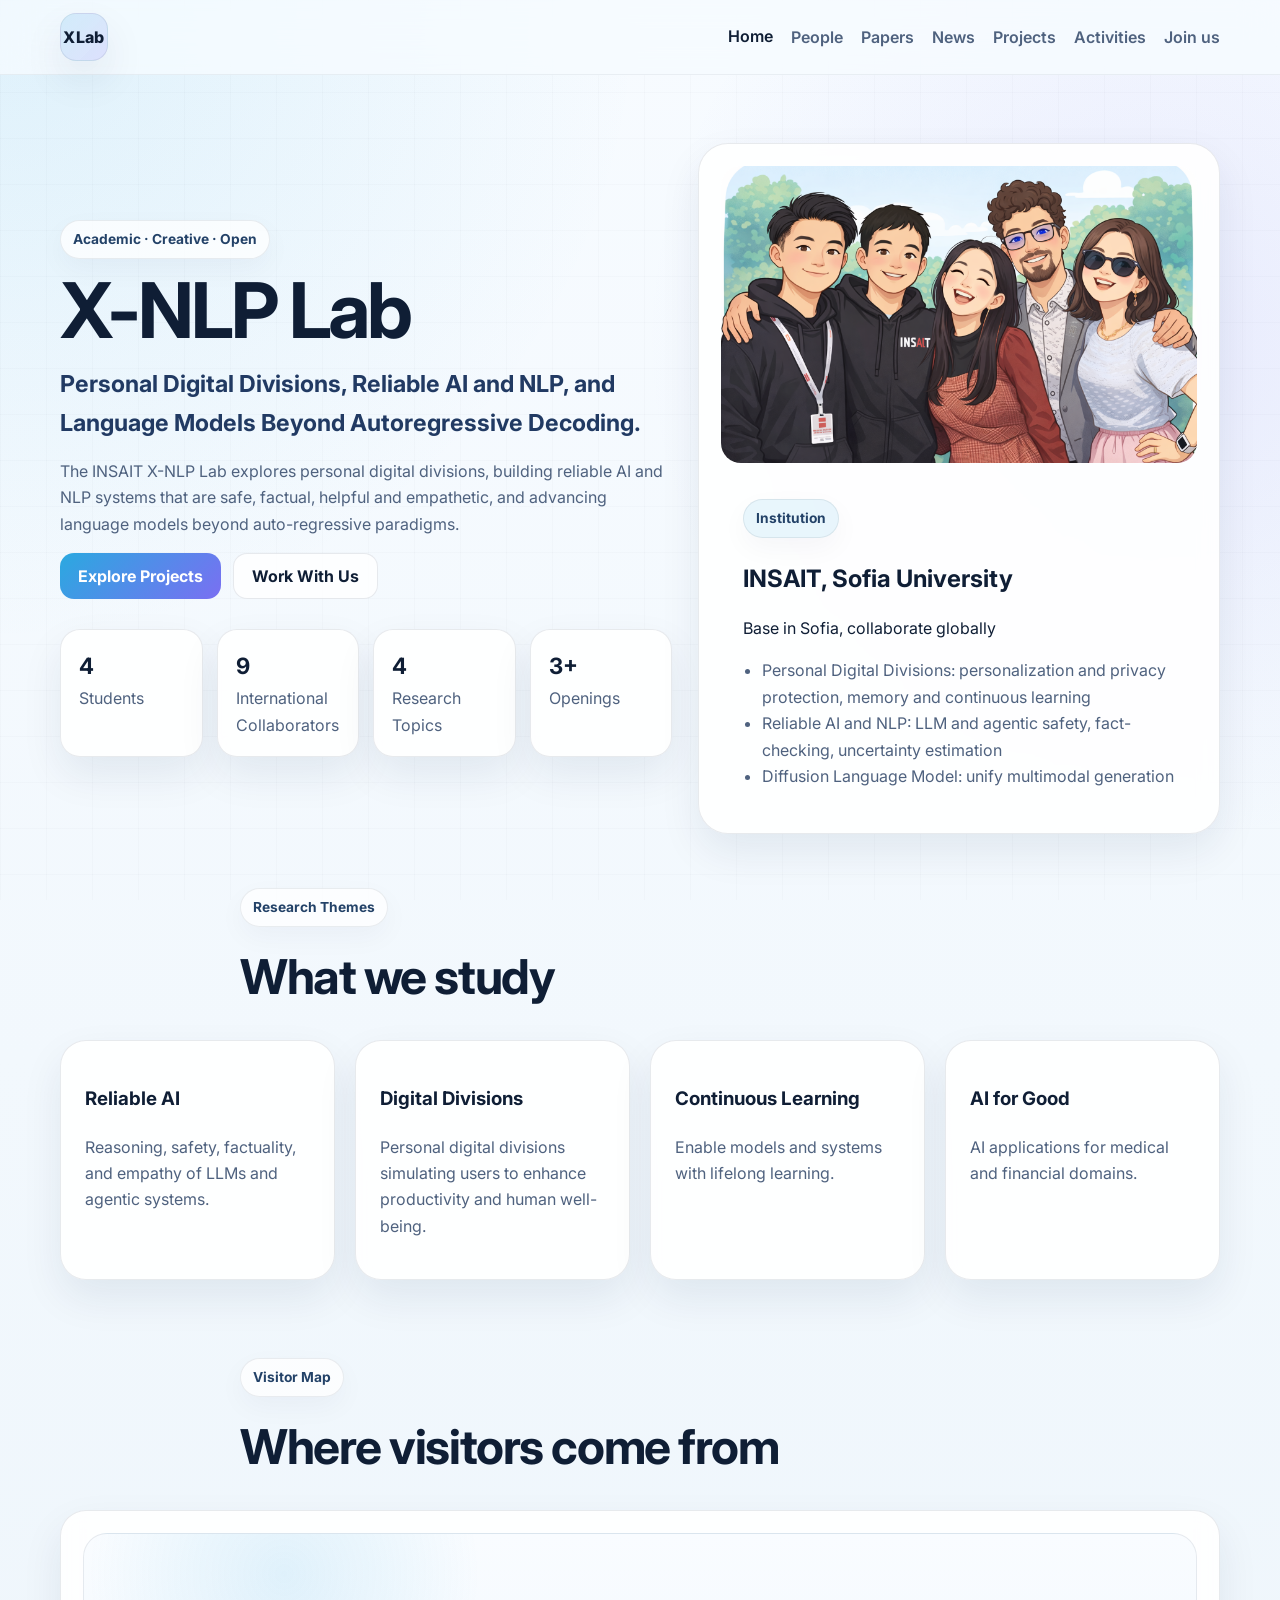
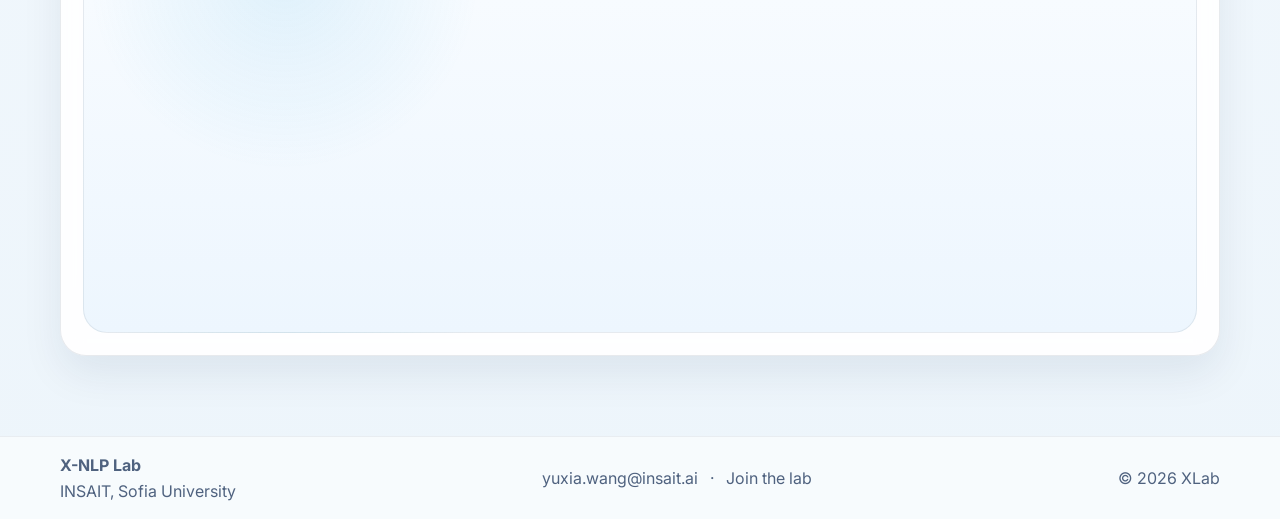
<file: index.html>
<!DOCTYPE html>
<html lang="en">
<head>
  <meta charset="UTF-8" />
  <meta name="viewport" content="width=device-width, initial-scale=1.0" />
  <title>X-NLP Lab</title>
  <meta name="description" content="Academic lab homepage with visitor map, projects, people, and research overview." />
  <link rel="preconnect" href="https://fonts.googleapis.com">
  <link rel="preconnect" href="https://fonts.gstatic.com" crossorigin>
  <link href="https://fonts.googleapis.com/css2?family=Inter:wght@400;500;600;700;800&display=swap" rel="stylesheet">
  <link rel="stylesheet" href="assets/css/styles.css" />
</head>
<body data-page="home">
  <main id="page-root"></main>
  <script src="assets/js/data.js"></script>
  <script src="assets/js/site.js"></script>
</body>
</html>
</file>
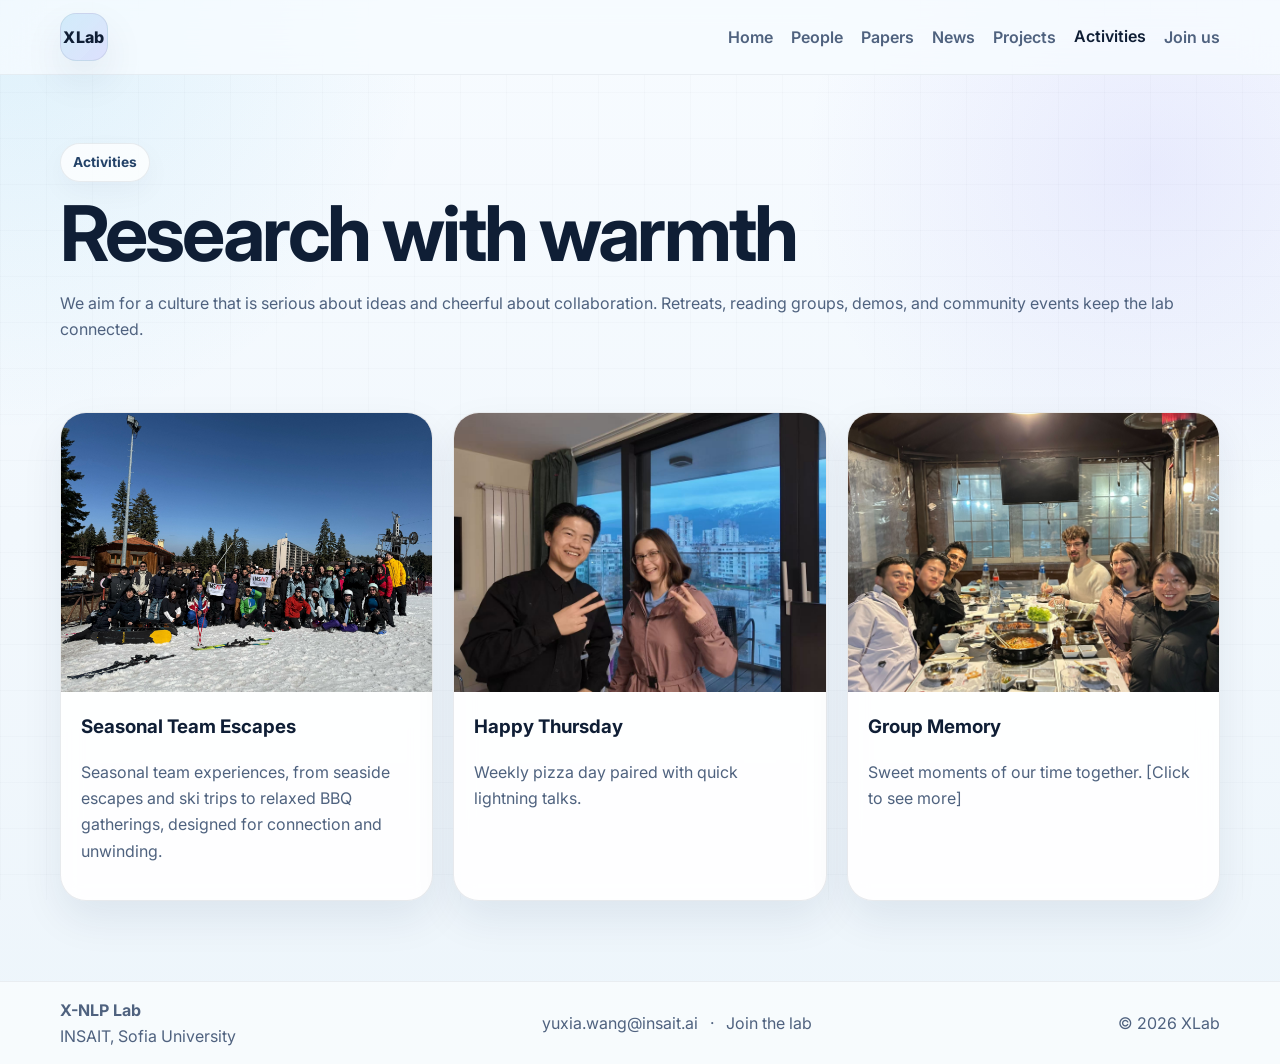
<file: activities.html>
<!DOCTYPE html>
<html lang="en">
<head>
  <meta charset="UTF-8" />
  <meta name="viewport" content="width=device-width, initial-scale=1.0" />
  <title>Activities · X-NLP Lab</title>
  <meta name="description" content="Lab retreats, reading groups, and demos." />
  <link rel="preconnect" href="https://fonts.googleapis.com">
  <link rel="preconnect" href="https://fonts.gstatic.com" crossorigin>
  <link href="https://fonts.googleapis.com/css2?family=Inter:wght@400;500;600;700;800&display=swap" rel="stylesheet">
  <link rel="stylesheet" href="assets/css/styles.css" />
</head>
<body data-page="activities">
  <main id="page-root"></main>
  <script src="assets/js/data.js"></script>
  <script src="assets/js/site.js"></script>
</body>
</html>
</file>
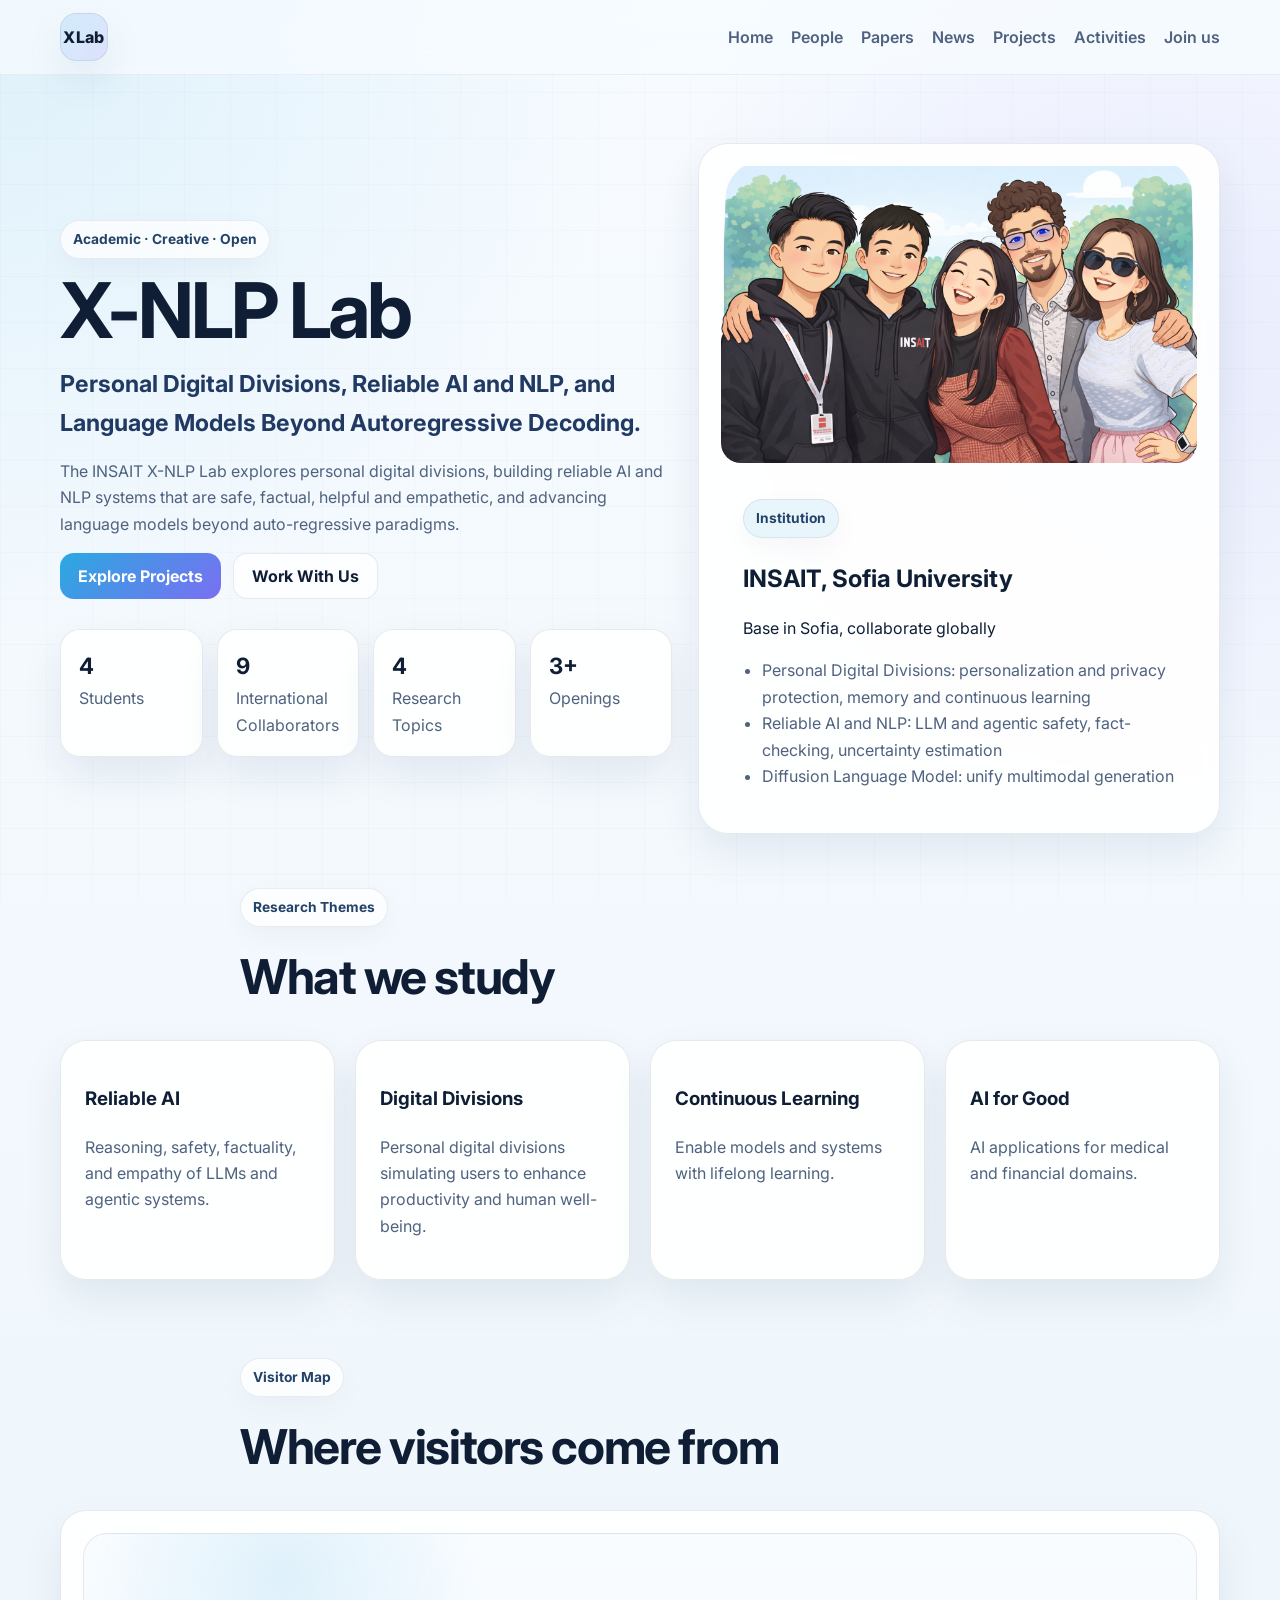
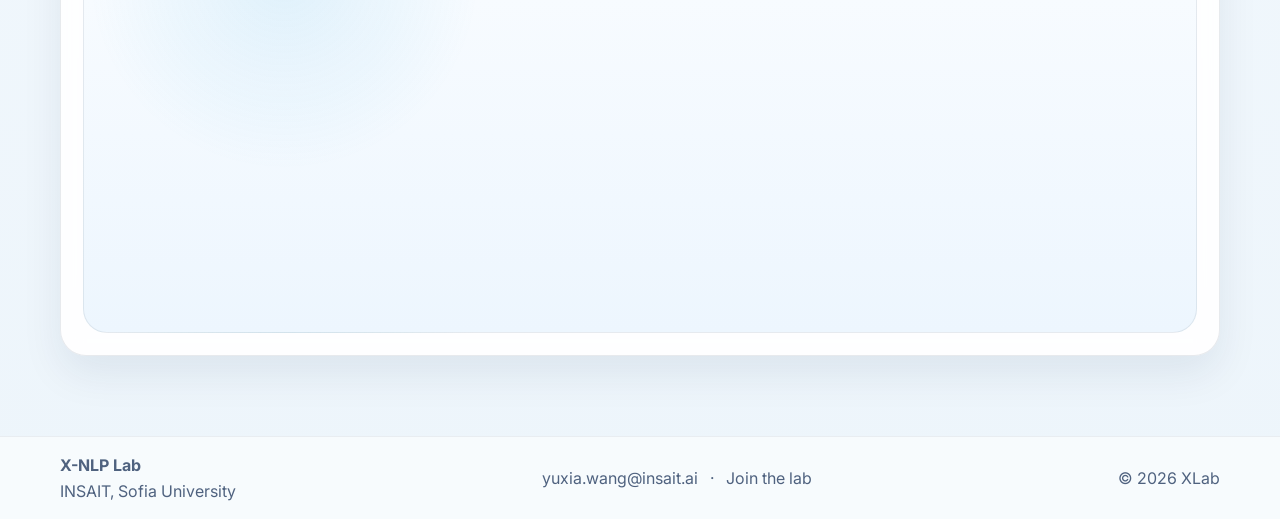
<file: connections.html>
<!DOCTYPE html>
<html lang="en">
<head>
  <meta charset="UTF-8" />
  <meta name="viewport" content="width=device-width, initial-scale=1.0" />
  <title>Connections · X-NLP Lab</title>
  <meta name="description" content="Organizations and collaborators connected to the lab." />
  <link rel="preconnect" href="https://fonts.googleapis.com">
  <link rel="preconnect" href="https://fonts.gstatic.com" crossorigin>
  <link href="https://fonts.googleapis.com/css2?family=Inter:wght@400;500;600;700;800&display=swap" rel="stylesheet">
  <link rel="stylesheet" href="assets/css/styles.css" />
</head>
<body data-page="connections">
  <main id="page-root"></main>
  <script src="assets/js/data.js"></script>
  <script src="assets/js/site.js"></script>
</body>
</html>
</file>
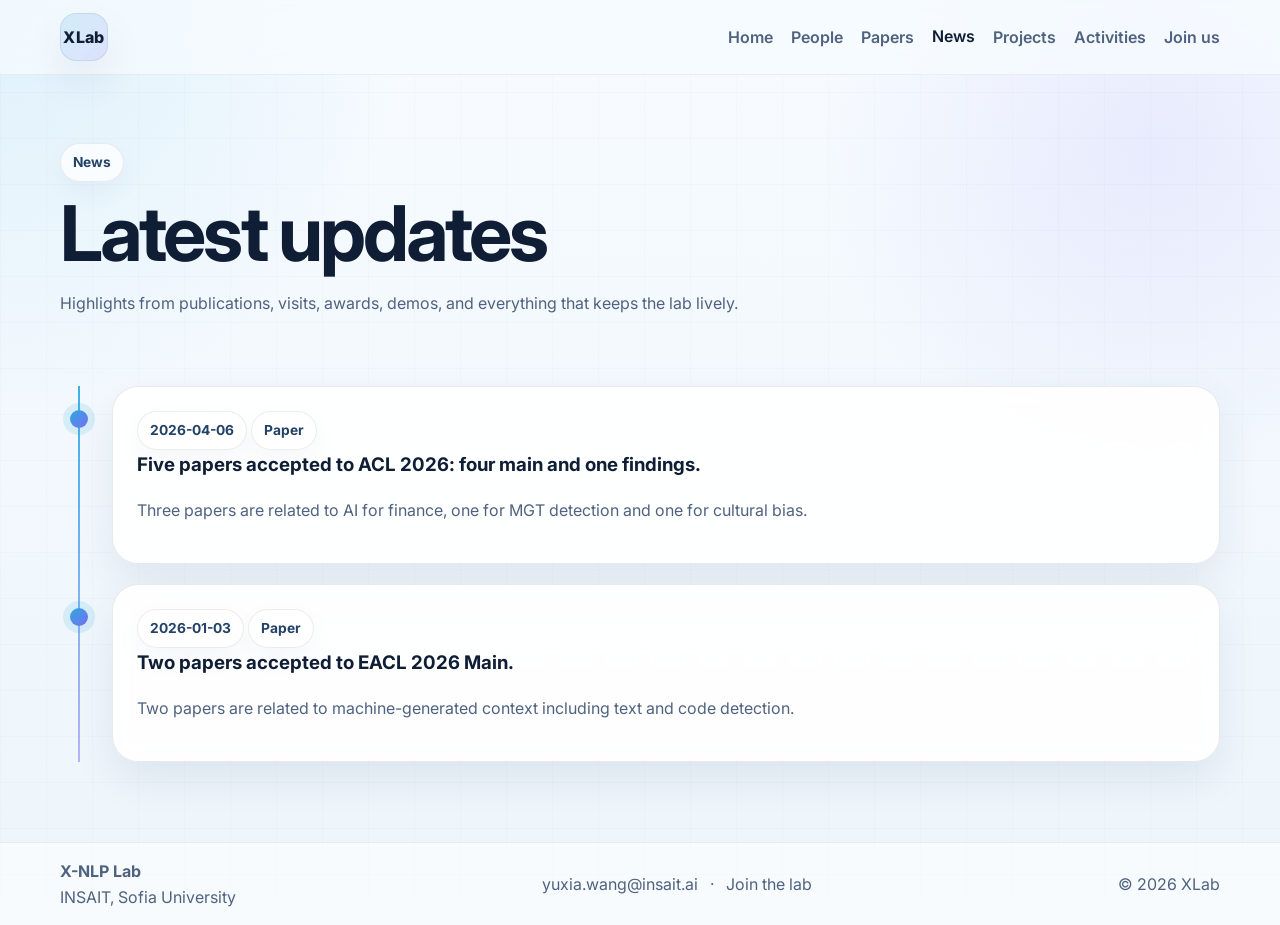
<file: news.html>
<!DOCTYPE html>
<html lang="en">
<head>
  <meta charset="UTF-8" />
  <meta name="viewport" content="width=device-width, initial-scale=1.0" />
  <title>News · X-NLP Lab</title>
  <meta name="description" content="Recent lab news and updates." />
  <link rel="preconnect" href="https://fonts.googleapis.com">
  <link rel="preconnect" href="https://fonts.gstatic.com" crossorigin>
  <link href="https://fonts.googleapis.com/css2?family=Inter:wght@400;500;600;700;800&display=swap" rel="stylesheet">
  <link rel="stylesheet" href="assets/css/styles.css" />
</head>
<body data-page="news">
  <main id="page-root"></main>
  <script src="assets/js/data.js"></script>
  <script src="assets/js/site.js"></script>
</body>
</html>
</file>
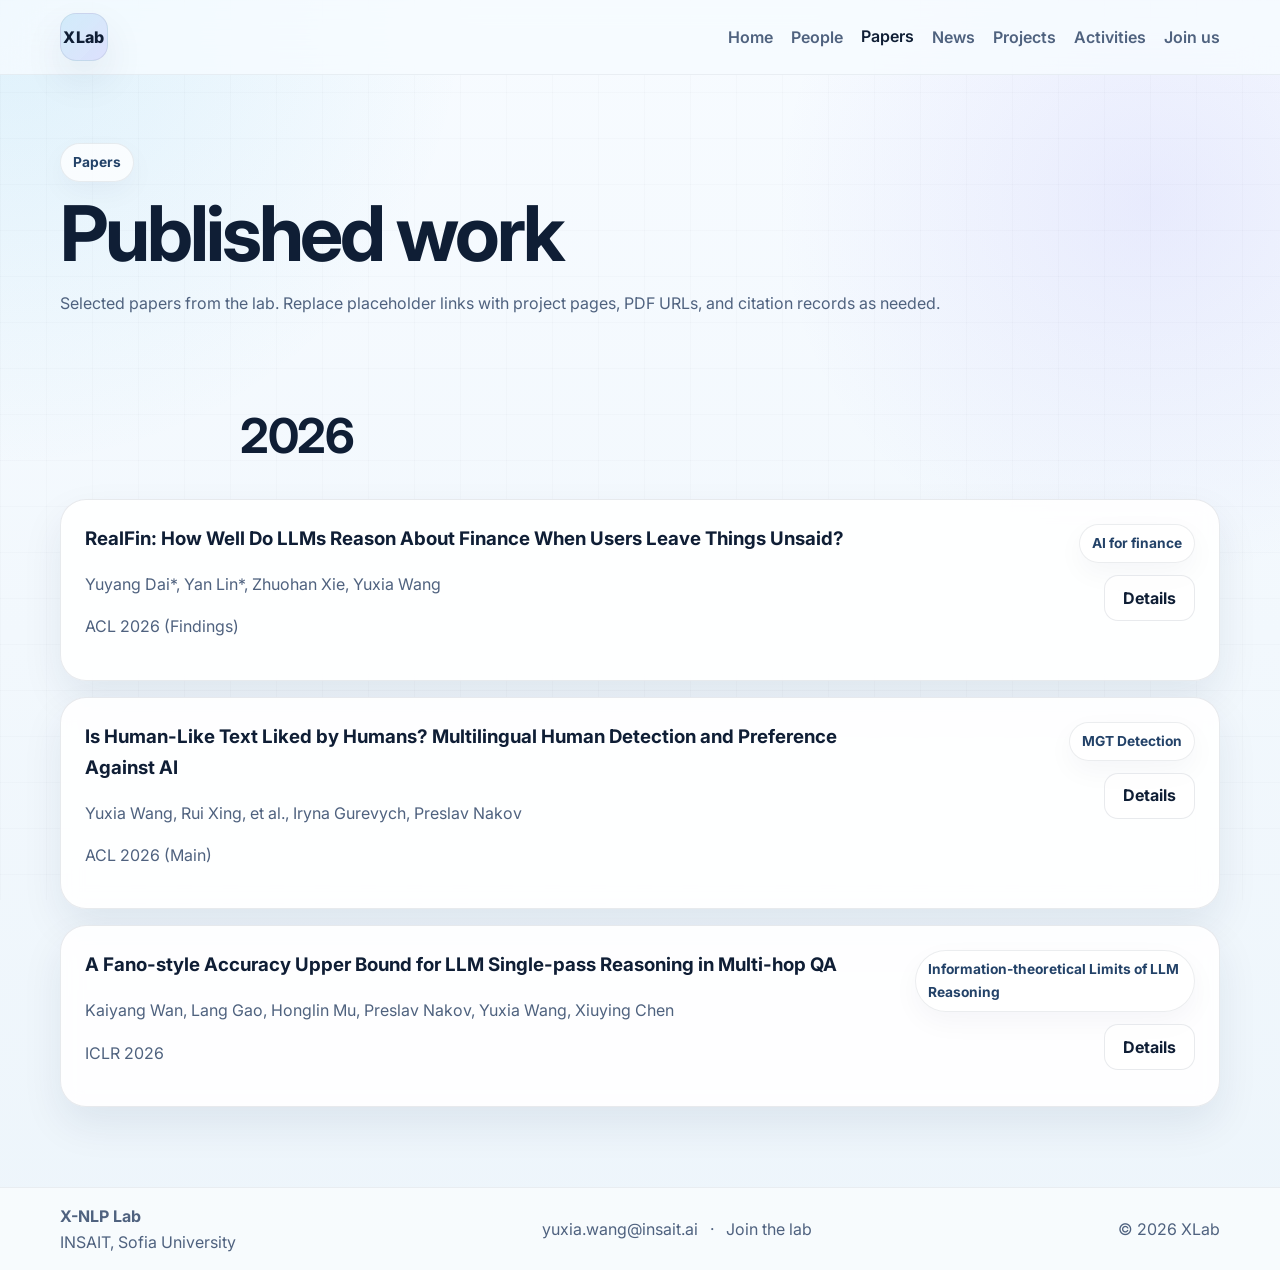
<file: papers.html>
<!DOCTYPE html>
<html lang="en">
<head>
  <meta charset="UTF-8" />
  <meta name="viewport" content="width=device-width, initial-scale=1.0" />
  <title>Papers · X-NLP Lab</title>
  <meta name="description" content="Published papers from the lab." />
  <link rel="preconnect" href="https://fonts.googleapis.com">
  <link rel="preconnect" href="https://fonts.gstatic.com" crossorigin>
  <link href="https://fonts.googleapis.com/css2?family=Inter:wght@400;500;600;700;800&display=swap" rel="stylesheet">
  <link rel="stylesheet" href="assets/css/styles.css" />
</head>
<body data-page="papers">
  <main id="page-root"></main>
  <script src="assets/js/data.js"></script>
  <script src="assets/js/site.js"></script>
</body>
</html>
</file>
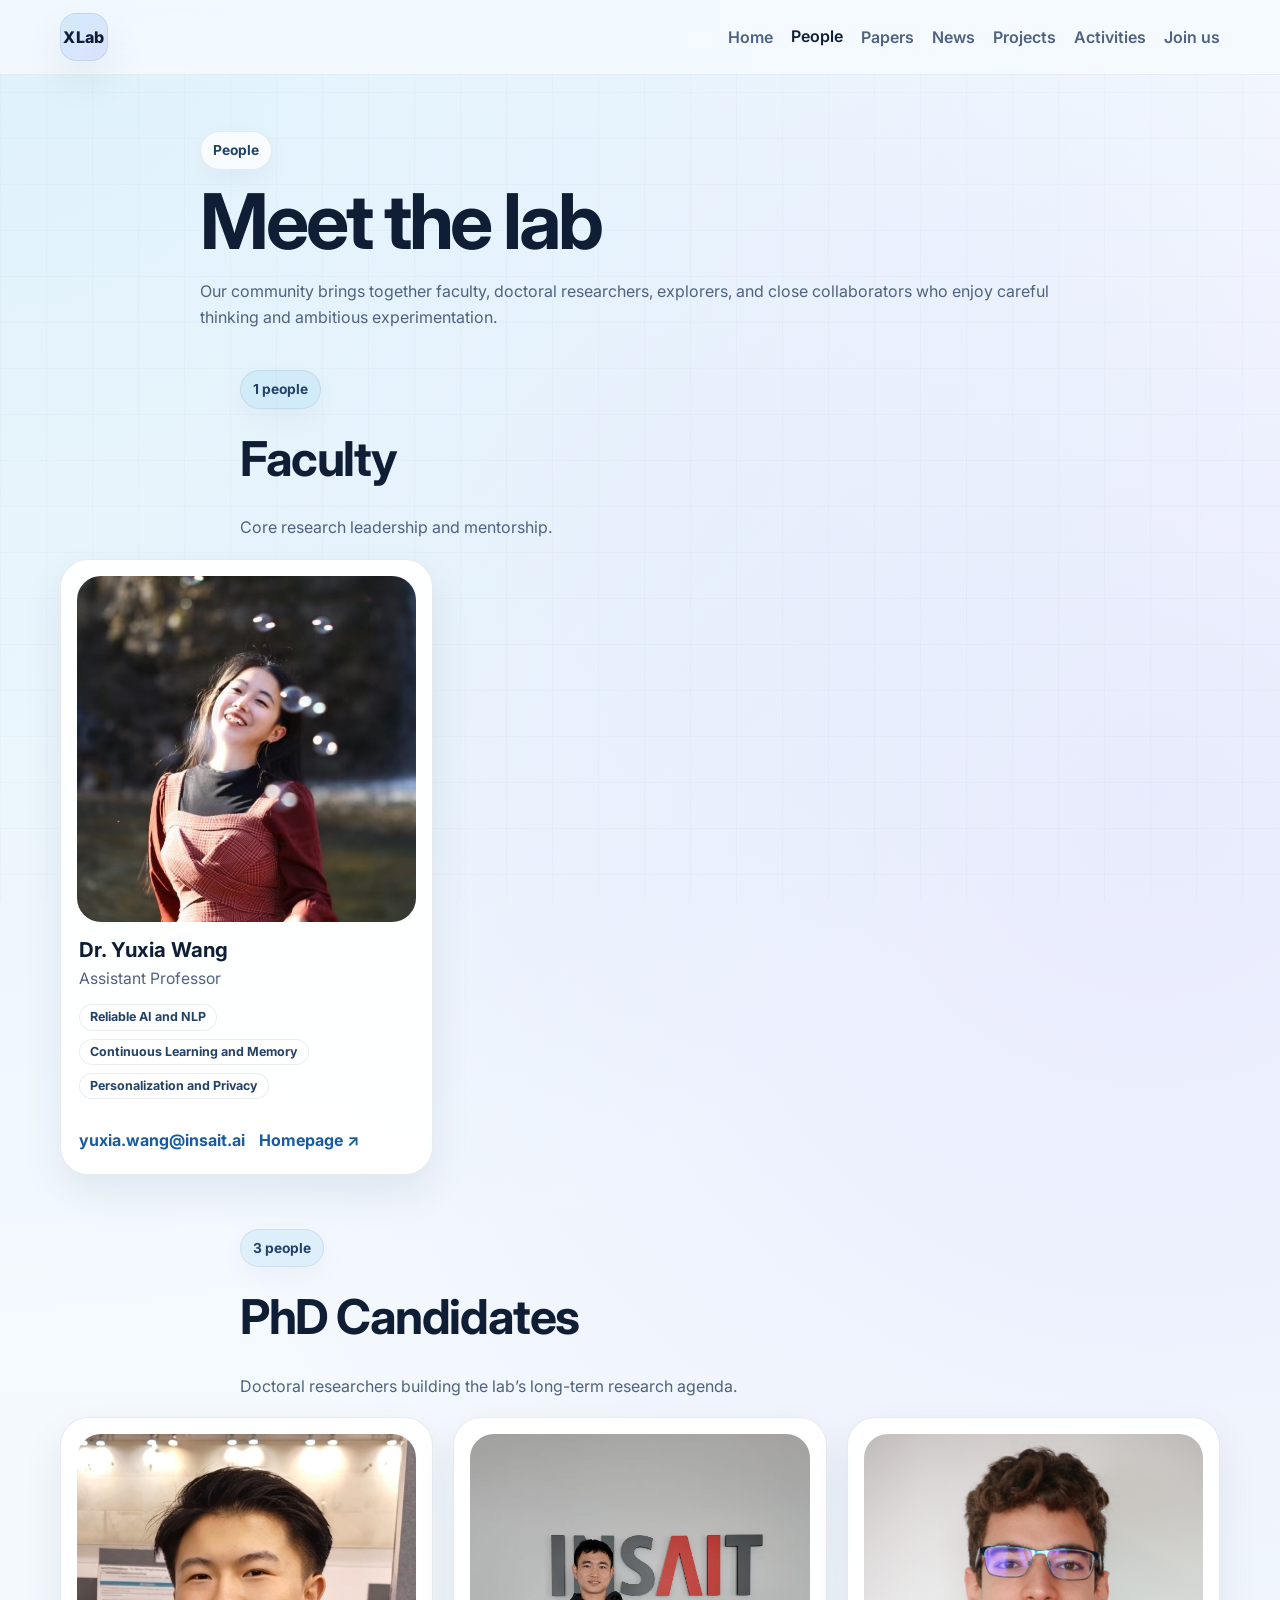
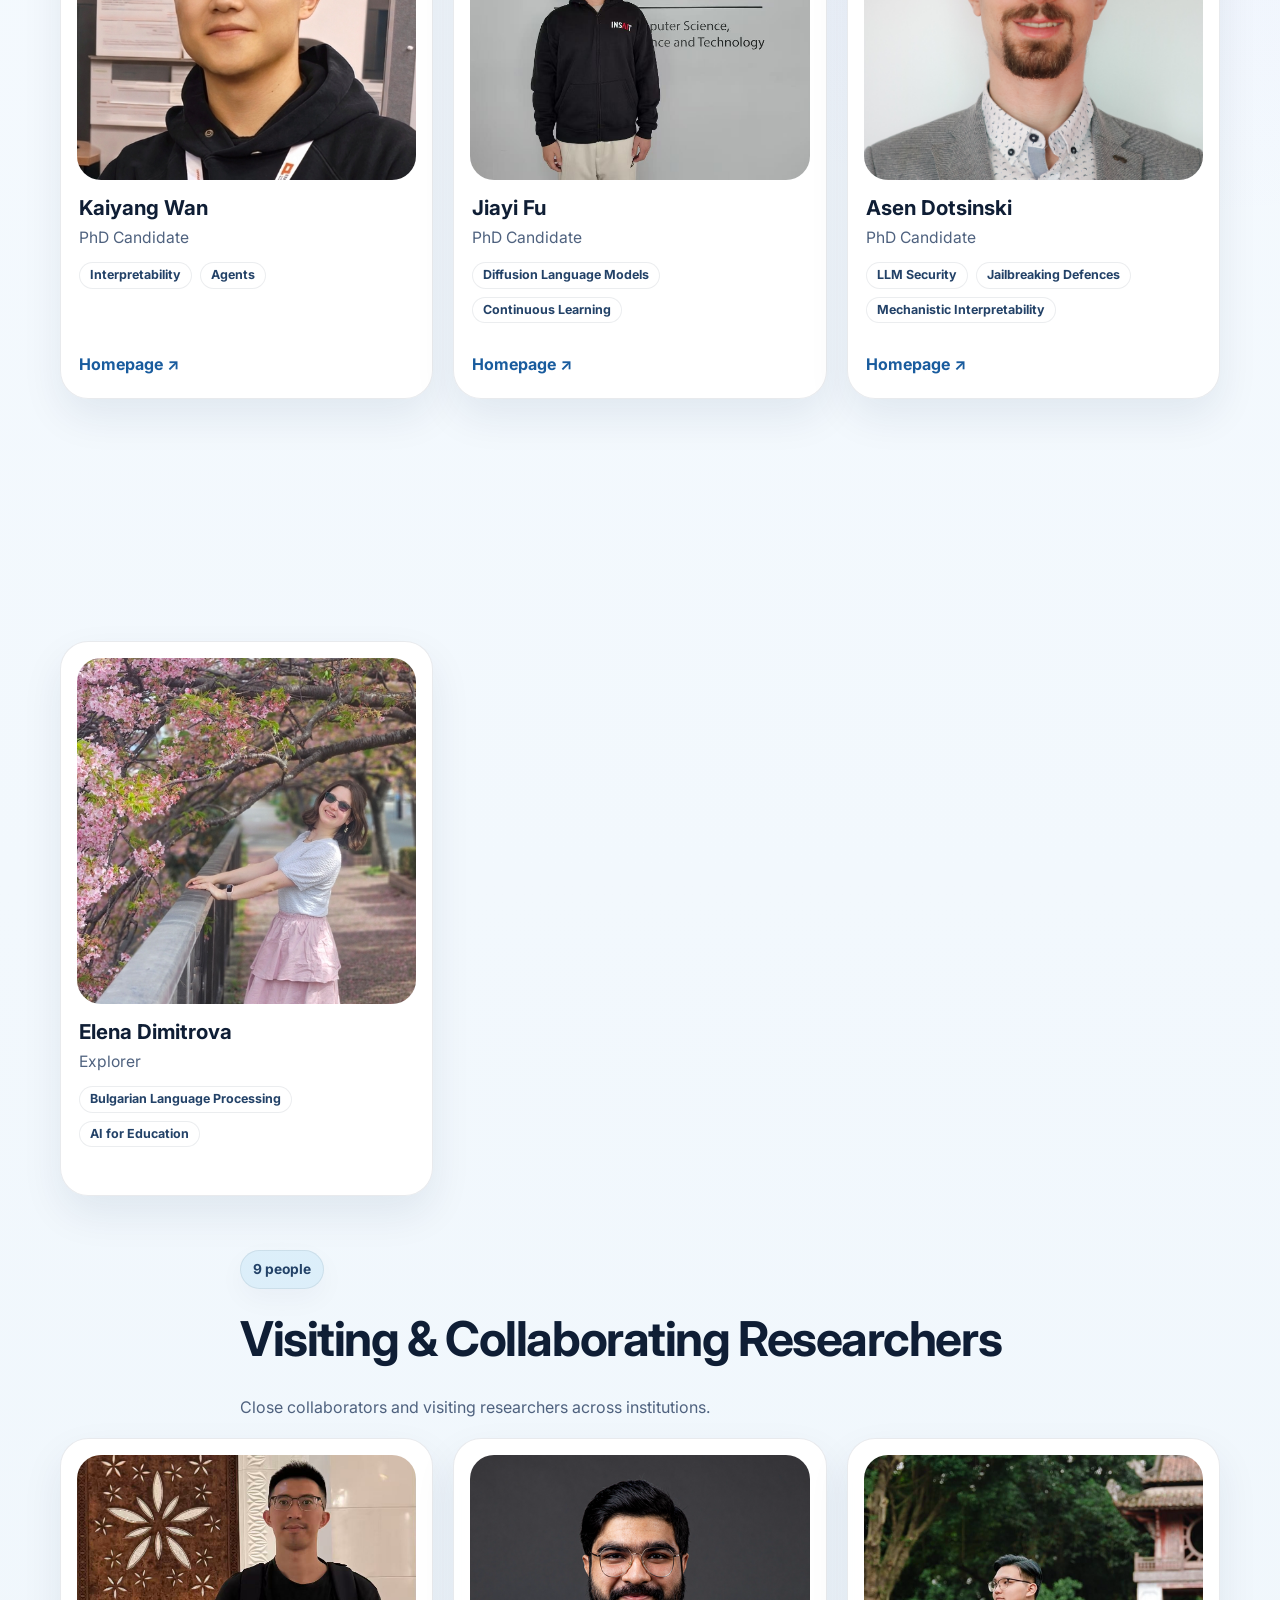
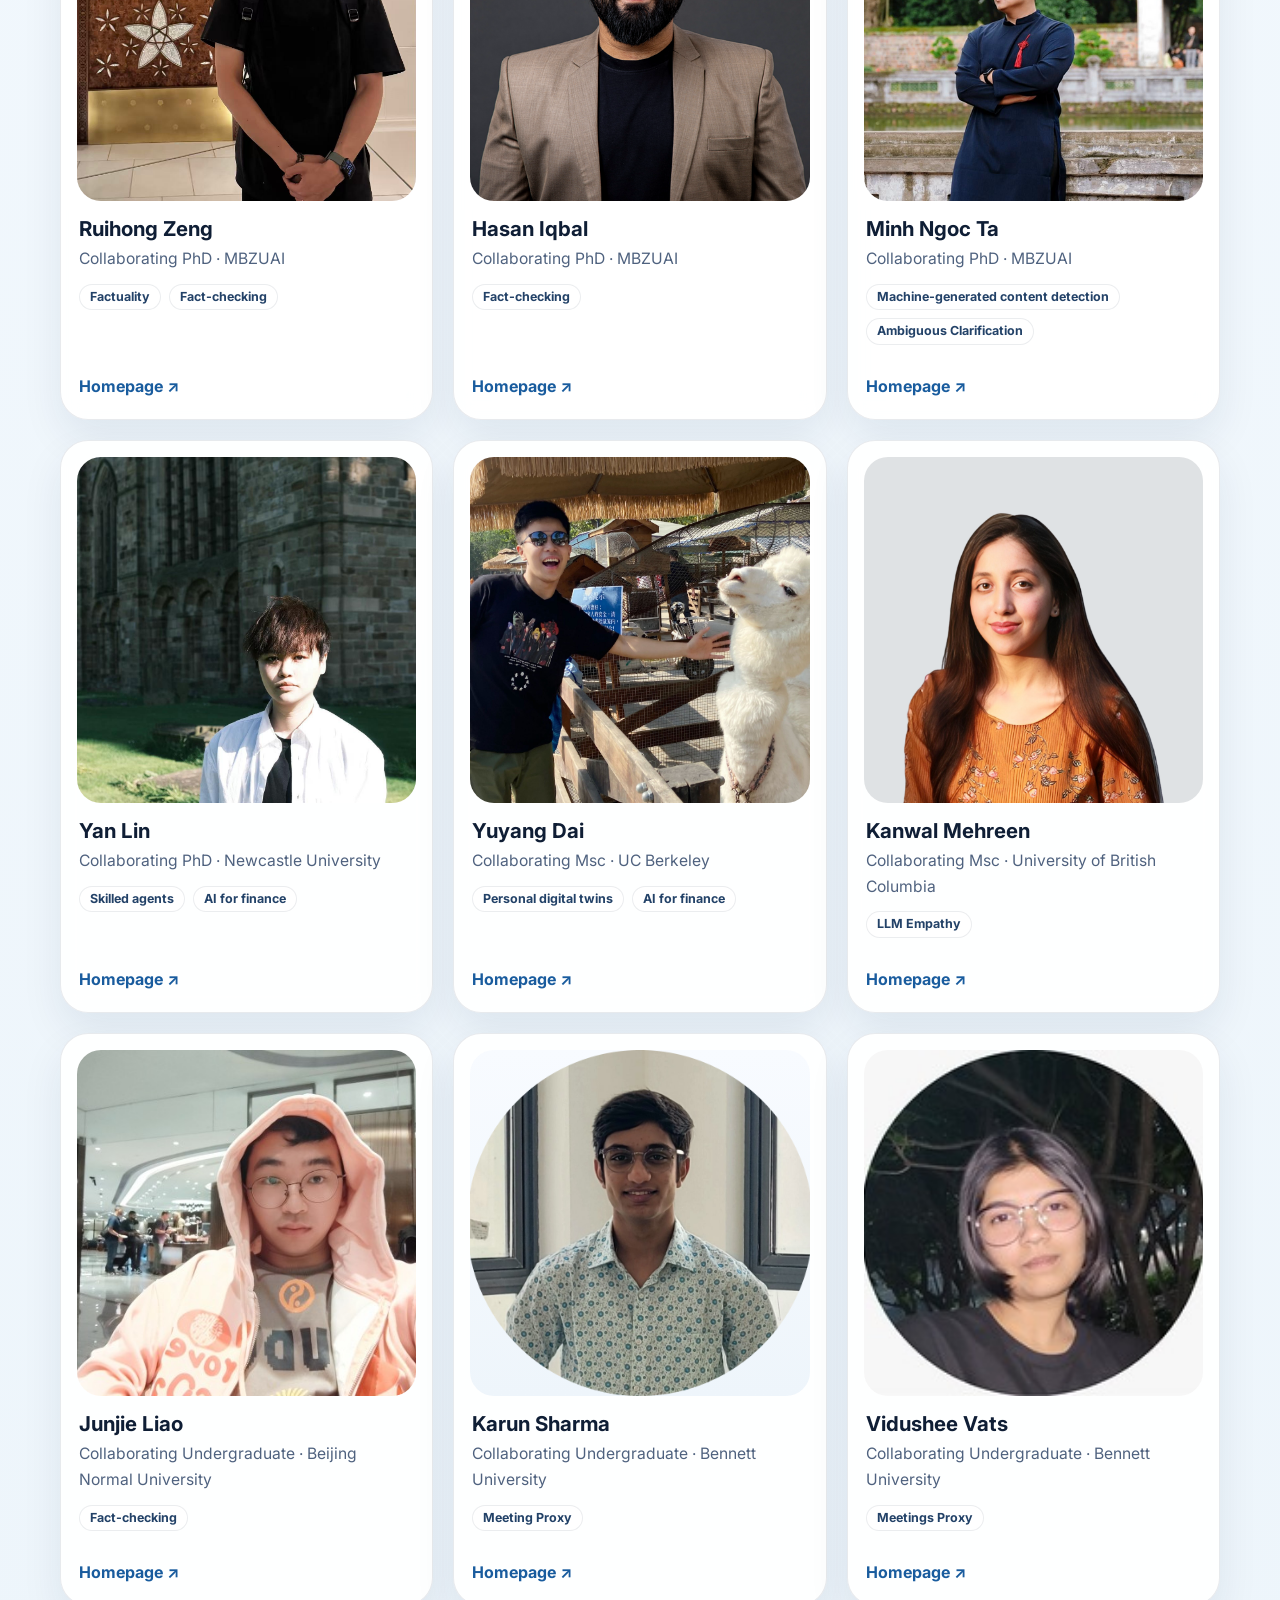
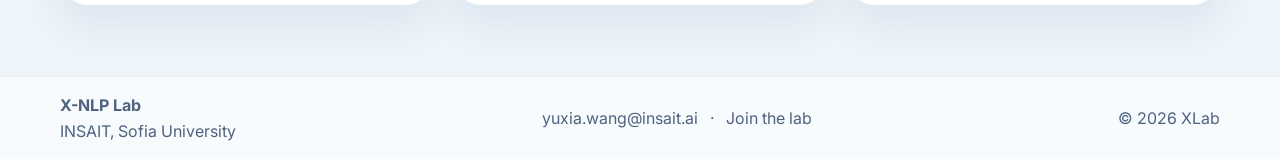
<file: people.html>
<!DOCTYPE html>
<html lang="en">
<head>
  <meta charset="UTF-8" />
  <meta name="viewport" content="width=device-width, initial-scale=1.0" />
  <title>People · X-NLP Lab</title>
  <meta name="description" content="Faculty, PhD students, explorers, and visiting researchers." />
  <link rel="preconnect" href="https://fonts.googleapis.com">
  <link rel="preconnect" href="https://fonts.gstatic.com" crossorigin>
  <link href="https://fonts.googleapis.com/css2?family=Inter:wght@400;500;600;700;800&display=swap" rel="stylesheet">
  <link rel="stylesheet" href="assets/css/styles.css" />
</head>
<body data-page="people">
  <main id="page-root"></main>
  <script src="assets/js/data.js"></script>
  <script src="assets/js/site.js"></script>
</body>
</html>
</file>
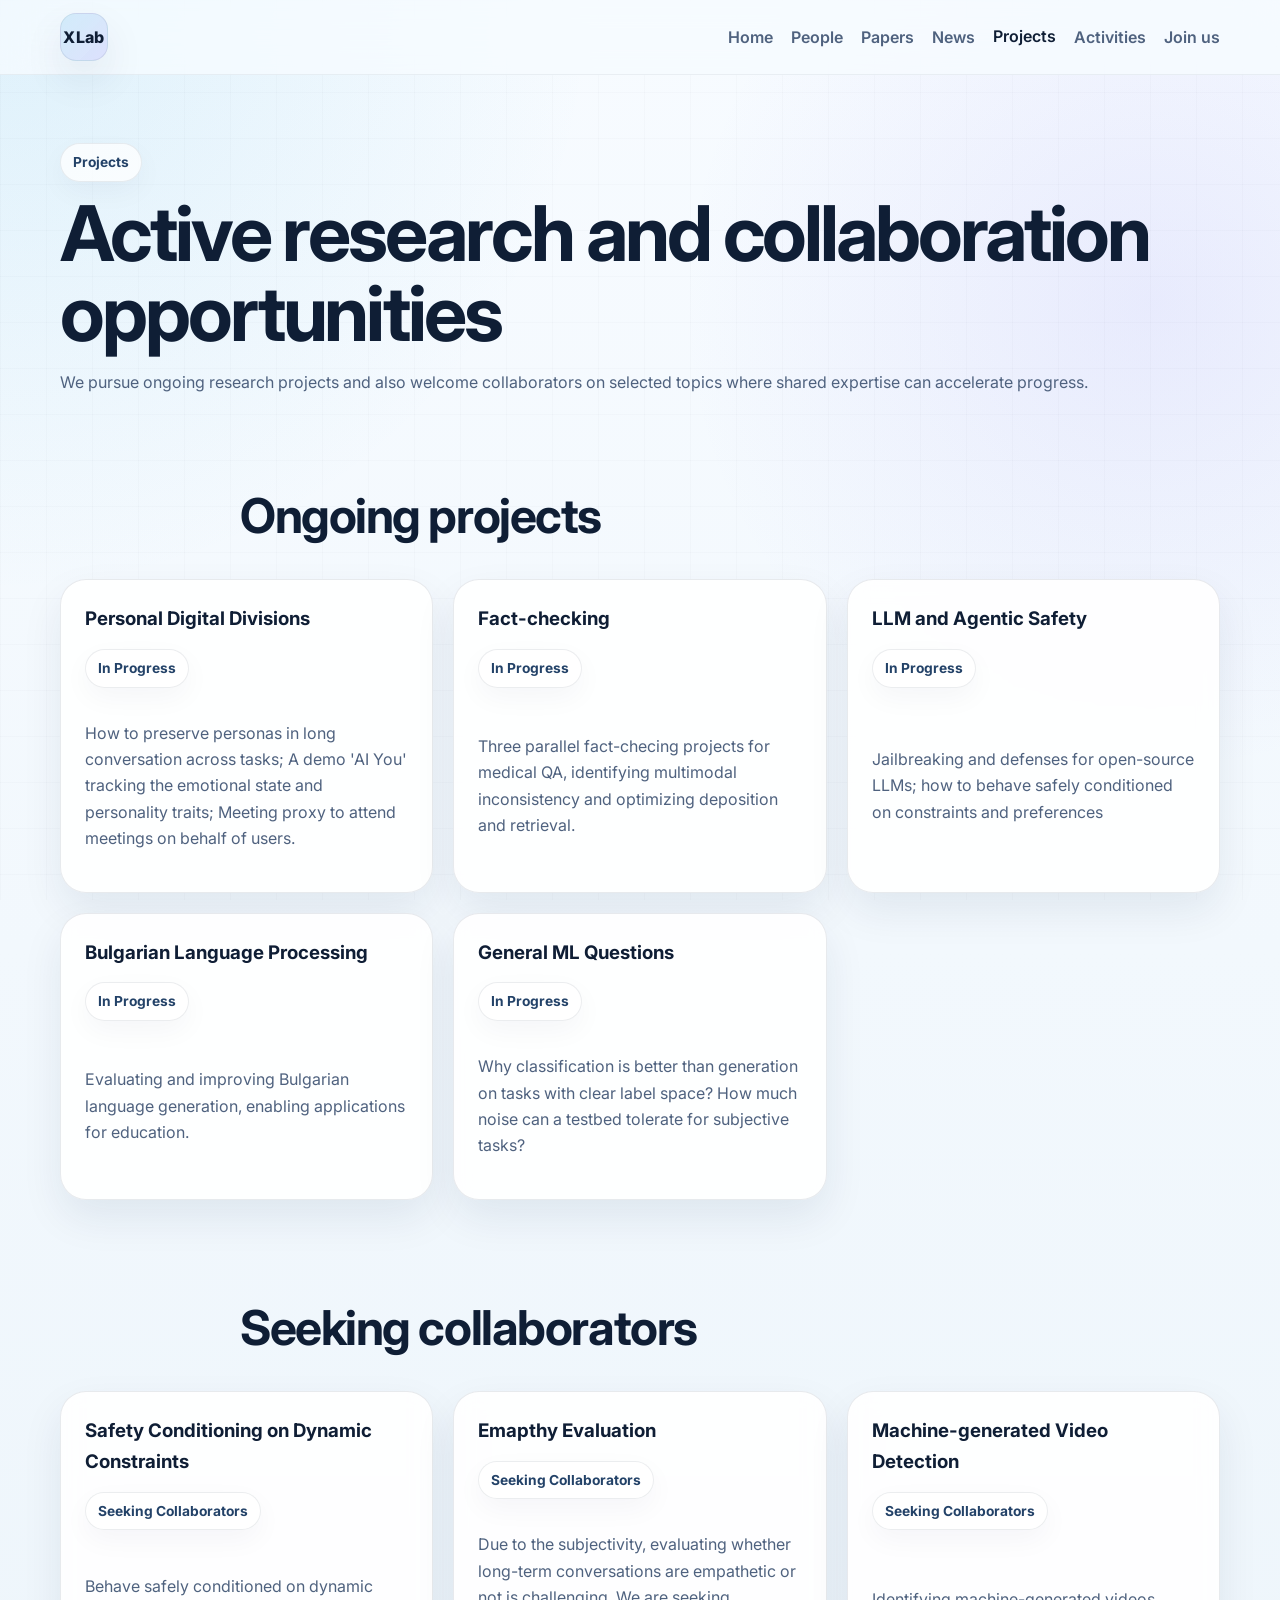
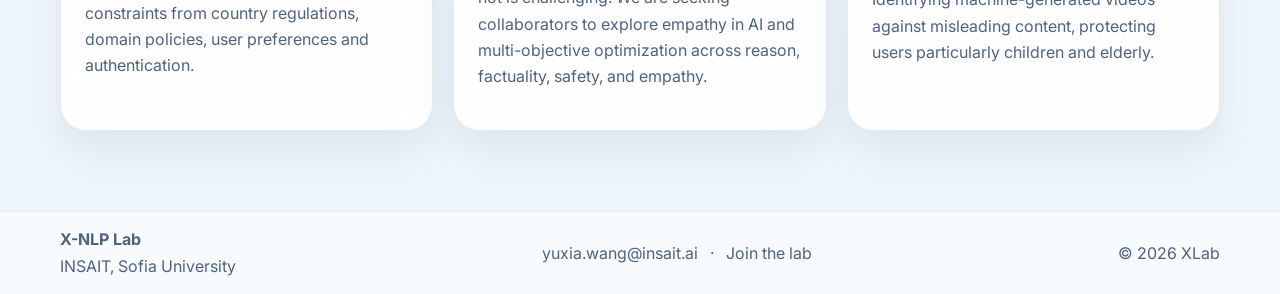
<file: projects.html>
<!DOCTYPE html>
<html lang="en">
<head>
  <meta charset="UTF-8" />
  <meta name="viewport" content="width=device-width, initial-scale=1.0" />
  <title>Projects · X-NLP Lab</title>
  <meta name="description" content="Ongoing projects from the lab." />
  <link rel="preconnect" href="https://fonts.googleapis.com">
  <link rel="preconnect" href="https://fonts.gstatic.com" crossorigin>
  <link href="https://fonts.googleapis.com/css2?family=Inter:wght@400;500;600;700;800&display=swap" rel="stylesheet">
  <link rel="stylesheet" href="assets/css/styles.css" />
</head>
<body data-page="projects">
  <main id="page-root"></main>
  <script src="assets/js/data.js"></script>
  <script src="assets/js/site.js"></script>
</body>
</html>
</file>
<file: assets/css/styles.css>
:root {
  --bg: #f7fbff;
  --bg-soft: #eef5fb;
  --surface: rgba(255, 255, 255, 0.9);
  --surface-strong: rgba(255, 255, 255, 0.97);
  --line: rgba(10, 26, 54, 0.09);
  --text: #0f1e35;
  --muted: #4f627f;
  --accent: #2aa9e0;
  --accent-2: #7a6ff2;
  --warm: #ffb86b;
  --success: #2fae7c;
  --shadow: 0 18px 42px rgba(17, 37, 75, 0.08);
  --radius: 26px;
  --container: min(1160px, calc(100% - 32px));
}

* { box-sizing: border-box; }

html { scroll-behavior: smooth; }

body {
  margin: 0;
  font-family: "Inter", system-ui, -apple-system, BlinkMacSystemFont, "Segoe UI", sans-serif;
  color: var(--text);
  background:
    radial-gradient(circle at top left, rgba(42, 169, 224, 0.12), transparent 26%),
    radial-gradient(circle at 90% 16%, rgba(122, 111, 242, 0.11), transparent 24%),
    linear-gradient(180deg, #f7fbff 0%, #edf5fb 100%);
  line-height: 1.65;
  overflow-x: hidden;
}

body::before {
  content: "";
  position: fixed;
  inset: 0;
  background-image:
    linear-gradient(rgba(12, 31, 61, 0.04) 1px, transparent 1px),
    linear-gradient(90deg, rgba(12, 31, 61, 0.04) 1px, transparent 1px);
  background-size: 46px 46px;
  opacity: 0.45;
  pointer-events: none;
  z-index: -3;
}

a { color: inherit; text-decoration: none; }
img { display: block; max-width: 100%; }

.container { width: var(--container); margin-inline: auto; }

.site-header {
  position: sticky;
  top: 0;
  z-index: 30;
  backdrop-filter: blur(18px);
  background: rgba(247, 251, 255, 0.78);
  border-bottom: 1px solid rgba(10, 26, 54, 0.06);
}

.nav-wrap {
  min-height: 74px;
  display: flex;
  align-items: center;
  justify-content: space-between;
  gap: 20px;
}

.brand {
  width: 48px;
  height: 48px;
  border-radius: 16px;
  display: grid;
  place-items: center;
  font-weight: 800;
  letter-spacing: 0.02em;
  background: linear-gradient(135deg, rgba(42, 169, 224, 0.16), rgba(122, 111, 242, 0.18));
  border: 1px solid rgba(10, 26, 54, 0.08);
  box-shadow: var(--shadow);
}

.nav {
  display: flex;
  gap: 18px;
  flex-wrap: wrap;
}

.nav a {
  color: var(--muted);
  font-weight: 600;
  transition: color 0.2s ease, transform 0.2s ease;
}

.nav a:hover,
.nav a.active {
  color: var(--text);
  transform: translateY(-1px);
}

.menu-button {
  display: none;
  background: var(--surface);
  border: 1px solid var(--line);
  color: var(--text);
  border-radius: 14px;
  padding: 9px 12px;
  font: inherit;
}

.hero, .page-hero {
  padding-top: 68px;
  padding-bottom: 30px;
}

.hero {
  display: grid;
  grid-template-columns: 1.08fr 0.92fr;
  gap: 26px;
  align-items: center;
}

.page-hero h1, .hero h1 {
  font-size: clamp(2.8rem, 6vw, 5rem);
  line-height: 1.04;
  margin: 12px 0 14px;
  letter-spacing: -0.04em;
}

.hero-tagline {
  font-size: clamp(1.1rem, 2.6vw, 1.46rem);
  color: #213a63;
  font-weight: 700;
  margin: 0 0 10px;
}

.hero-text, .page-hero p, .section-head p, .card p, .map-note, .person-role, .paper-venue, .footer-wrap, .connection-card p, .activity-copy p {
  color: var(--muted);
}

.eyebrow, .chip, .timeline-date, .tag {
  display: inline-flex;
  align-items: center;
  gap: 8px;
  width: fit-content;
  border-radius: 999px;
  padding: 7px 12px;
  font-size: 0.86rem;
  font-weight: 700;
  border: 1px solid rgba(10, 26, 54, 0.08);
  background: rgba(255, 255, 255, 0.74);
  color: #234268;
  box-shadow: 0 10px 28px rgba(17, 37, 75, 0.04);
}

.eyebrow.light {
  background: rgba(42, 169, 224, 0.1);
}

.button {
  display: inline-flex;
  align-items: center;
  justify-content: center;
  min-height: 46px;
  padding: 0 18px;
  border-radius: 14px;
  font-weight: 700;
  transition: transform 0.18s ease, box-shadow 0.18s ease;
}

.button:hover {
  transform: translateY(-1px);
  box-shadow: 0 10px 24px rgba(17, 37, 75, 0.08);
}

.button.primary {
  background: linear-gradient(135deg, var(--accent), var(--accent-2));
  color: #fff;
}

.button.secondary, .button.tertiary {
  background: rgba(255, 255, 255, 0.78);
  border: 1px solid var(--line);
}

.hero-actions, .footer-links, .tag-row {
  display: flex;
  flex-wrap: wrap;
  gap: 12px;
}

.mini-stats {
  list-style: none;
  padding: 0;
  margin: 30px 0 0;
  display: grid;
  grid-template-columns: repeat(4, minmax(0, 1fr));
  gap: 14px;
}

.mini-stats li, .card, .hero-card {
  background: var(--surface);
  border: 1px solid var(--line);
  box-shadow: var(--shadow);
}

.mini-stats li {
  border-radius: 20px;
  padding: 18px;
}

.mini-stats strong {
  display: block;
  font-size: 1.4rem;
}

.mini-stats span {
  color: var(--muted);
}

.hero-panel { min-width: 0; }

.hero-card {
  border-radius: 30px;
  overflow: hidden;
  padding: 22px;   /* ← ADD THIS */
}

.hero-card img {
  width: 100%;
  aspect-ratio: 16 / 10;
  object-fit: cover;
  border-radius: 20px;   /* optional but looks better */
}

.hero-card-body {
  padding: 22px;
}

.hero-card-body h2 {
  margin: 8px 0;
}

.section {
  padding: 24px 0 54px;
}

.section-head {
  max-width: 800px;
  margin-bottom: 24px;
}

.section-head h2 {
  font-size: clamp(2rem, 4vw, 3rem);
  margin: 10px 0;
  letter-spacing: -0.03em;
}

.topic-grid, .people-grid, .project-grid, .activity-grid, .connections-grid {
  display: grid;
  gap: 20px;
}

.topic-grid {
  grid-template-columns: repeat(4, minmax(0, 1fr));
}

.people-grid {
  grid-template-columns: repeat(4, minmax(0, 1fr));
}

.project-grid, .connections-grid {
  grid-template-columns: repeat(3, minmax(0, 1fr));
}

.activity-grid {
  grid-template-columns: repeat(3, minmax(0, 1fr));
}

.activity-link {
  text-decoration: none;
  color: inherit;
  transition: transform 0.2s ease, box-shadow 0.2s ease;
}

.activity-link:hover {
  transform: translateY(-4px);
  box-shadow: 0 22px 48px rgba(17, 37, 75, 0.12);
}

.memory-list {
  display: grid;
  grid-template-columns: repeat(2, minmax(0, 1fr));
  gap: 20px;
}

.memory-item {
  padding: 0;
  overflow: hidden;
  display: block;
}

.memory-image img {
  width: 100%;
  aspect-ratio: 4 / 3;
  object-fit: cover;
  border-radius: 0;
}

.memory-copy {
  padding: 20px;
  display: grid;
  gap: 10px;
}

.memory-copy h3 {
  margin: 0;
}

.memory-copy p {
  margin: 0;
}

.card {
  border-radius: var(--radius);
  padding: 24px;
}

.clean-list {
  margin: 0;
  padding-left: 1.15rem;
  color: var(--muted);
}

.inline-link {
  color: #195c9e;
  font-weight: 700;
}

.person-card {
  padding: 0;
  overflow: hidden;
}

.person-card img {
  width: 100%;
  aspect-ratio: 1 / 1.08;
  object-fit: cover;
}

.person-content {
  padding: 18px 18px 22px;
}

.person-content .tag-row {
  margin-bottom: 12px;
}

.person-name-link {
  color: inherit;
  text-decoration: none;
}

.person-name-link:hover {
  text-decoration: underline;
}

.person-img-link {
  display: block;
  overflow: hidden;
}

.person-img-link img {
  transition: transform 0.2s ease, opacity 0.2s ease;
}

.person-img-link:hover img {
  transform: scale(1.04);
  opacity: 0.85;
}

.person-img-link:active img {
  transform: scale(0.98);
  opacity: 0.7;
}

.person-content h3,
.paper-entry h3,
.project-card h3,
.activity-copy h3,
.connection-card h3,
.timeline-content h3,
.join-card h2,
.urgent-card h2 {
  margin: 0 0 8px;
}

.paper-list {
  display: grid;
  gap: 16px;
}

.paper-entry {
  display: flex;
  justify-content: space-between;
  gap: 18px;
  align-items: flex-start;
}

.paper-main {
  flex: 1 1 520px;
}

.paper-side {
  width: min(280px, 100%);
  display: grid;
  gap: 12px;
  justify-items: end;
}

.timeline {
  position: relative;
  display: grid;
  gap: 20px;
}

.timeline::before {
  content: "";
  position: absolute;
  left: 18px;
  top: 0;
  bottom: 0;
  width: 2px;
  background: linear-gradient(180deg, rgba(42, 169, 224, 0.9), rgba(122, 111, 242, 0.5));
}

.timeline-item {
  position: relative;
  padding-left: 52px;
}

.timeline-dot {
  position: absolute;
  top: 24px;
  left: 10px;
  width: 18px;
  height: 18px;
  border-radius: 50%;
  background: linear-gradient(135deg, var(--accent), var(--accent-2));
  box-shadow: 0 0 0 7px rgba(42, 169, 224, 0.14);
}

.project-top, .connection-card, .join-layout {
  display: flex;
  gap: 16px;
}

.project-top {
  flex-direction: column;   /* stack vertically */
  align-items: flex-start;  /* left align */
  gap: 6px;                 /* tighter spacing */
}

.project-card {
  display: grid;
  gap: 16px;
}

.activity-card {
  padding: 0;
  overflow: hidden;
}

.activity-card img {
  width: 100%;
  aspect-ratio: 4 / 3;
  object-fit: cover;
}

.activity-copy {
  padding: 20px;
}

.connection-card {
  align-items: center;
  min-height: 140px;
}

.connection-mark {
  width: 58px;
  height: 58px;
  border-radius: 18px;
  display: grid;
  place-items: center;
  font-weight: 800;
  color: white;
  background: linear-gradient(135deg, var(--accent), var(--accent-2));
  flex-shrink: 0;
}

.join-layout {
  display: grid;
  grid-template-columns: 1fr 1.05fr;
  align-items: start;   /* ← add this */
}

.join-card, .urgent-card {
  display: grid;
  gap: 16px;
  align-self: auto;
}

.join-stack {
  display: grid;
  gap: 22px;
  margin-top: 22px;
}

.urgent-list-grid {
  display: grid;
  grid-template-columns: repeat(2, minmax(0, 1fr));
  gap: 18px;
}

/* --- Why Join Section --- */
.join-why-card {
  margin-top: 22px;
  display: grid;
  gap: 18px;
}

.join-why-images {
  display: grid;
  grid-template-columns: repeat(2, minmax(0, 1fr));
  gap: 18px;
}

.join-why-image img {
  width: 100%;
  aspect-ratio: 4 / 3;
  object-fit: cover;
  border-radius: 22px;
}

.join-why-list {
  margin-top: 4px;
}

.contact-panel {
  margin-top: 6px;
  padding-top: 6px;
}

.urgent-list {
  display: grid;
  gap: 18px;
}

.urgent-item {
  padding: 18px;
  border-radius: 22px;
  background: rgba(42, 169, 224, 0.06);
  border: 1px solid rgba(42, 169, 224, 0.12);
}

.map-card {
  padding: 0;
  overflow: hidden;
}

.map-shell {
  padding: 22px;
}

.widget-slot {
  border-radius: 24px;
  border: 1px solid rgba(10, 26, 54, 0.08);
  background:
    radial-gradient(circle at 18% 10%, rgba(42, 169, 224, 0.12), transparent 20%),
    linear-gradient(180deg, #f9fcff 0%, #edf6fe 100%);
  min-height: 400px;
  display: flex;
  align-items: center;
  justify-content: center;
}

.flat-map-frame {
  width: 100%;
  overflow: hidden;
  display: flex;
  justify-content: center;
  padding: 18px;
}

.flat-map-host {
  width: 100%;
  display: flex;
  justify-content: center;
}

.flat-map-host iframe,
.flat-map-host canvas,
.flat-map-host svg,
.flat-map-host img {
  max-width: 100%;
  height: auto !important;
  display: block;
}

.map-note {
  margin-top: 12px;
  font-size: 0.95rem;
  text-align: center;
}

.site-footer {
  border-top: 1px solid rgba(10, 26, 54, 0.06);
  margin-top: 26px;
  background: rgba(255, 255, 255, 0.55);
}

.footer-wrap {
  min-height: 82px;
  display: flex;
  align-items: center;
  justify-content: space-between;
  gap: 16px;
}

.reveal {
  opacity: 0;
  transform: translateY(18px);
  transition: opacity 0.7s ease, transform 0.7s ease;
}

.reveal.visible {
  opacity: 1;
  transform: translateY(0);
}

.delay-1 { transition-delay: 0.08s; }
.delay-2 { transition-delay: 0.16s; }

@media (max-width: 1080px) {
  .hero,
  .join-layout,
  .topic-grid,
  .people-grid,
  .project-grid,
  .activity-grid,
  .connections-grid {
    grid-template-columns: repeat(2, minmax(0, 1fr));
  }

  .join-layout {
    grid-template-columns: 1fr;
  }
}

@media (max-width: 860px) {
  .memory-list {
    grid-template-columns: 1fr;
  }

  .urgent-list-grid {
    grid-template-columns: 1fr;
  }
}

@media (max-width: 860px) {
  .paper-entry,
  .hero {
    grid-template-columns: 1fr;
    display: grid;
  }

  .paper-side {
    width: 100%;
    justify-items: start;
  }

  .mini-stats {
    grid-template-columns: repeat(2, minmax(0, 1fr));
  }

  .footer-wrap {
    flex-direction: column;
    justify-content: center;
    text-align: center;
    padding: 14px 0;
  }
}

@media (max-width: 760px) {
  .join-why-images {
    grid-template-columns: 1fr;
  }
  .nav {
    position: absolute;
    left: 16px;
    right: 16px;
    top: 72px;
    display: none;
    flex-direction: column;
    padding: 16px;
    border-radius: 20px;
    background: rgba(255, 255, 255, 0.98);
    border: 1px solid rgba(10, 26, 54, 0.08);
    box-shadow: var(--shadow);
  }

  .nav.open { display: flex; }
  .menu-button { display: inline-flex; }

  .topic-grid,
  .people-grid,
  .project-grid,
  .activity-grid,
  .connections-grid,
  .mini-stats {
    grid-template-columns: 1fr;
  }

  .widget-slot {
    min-height: 320px;
  }

  .map-shell {
    padding: 14px;
  }
}
.page-hero-compact {
  max-width: 880px;
  padding-top: 56px;
  padding-bottom: 14px;
}

.section-people-block {
  padding-top: 10px;
  padding-bottom: 44px;
}

.section-head-slim {
  margin-bottom: 18px;
}

.people-grid {
  grid-template-columns: repeat(3, minmax(0, 1fr));
  align-items: stretch;
}

.person-card {
  display: flex;
  flex-direction: column;
  min-height: 100%;
  border-radius: 28px;
  background: rgba(255,255,255,0.94);
  transition: transform 0.2s ease, box-shadow 0.2s ease, border-color 0.2s ease;
}

.person-card:hover {
  transform: translateY(-4px);
  box-shadow: 0 22px 48px rgba(17, 37, 75, 0.12);
  border-color: rgba(42, 169, 224, 0.18);
}

.person-media {
  padding: 16px 16px 0;
}

.person-img-link {
  display: block;
  overflow: hidden;
  border-radius: 24px;
  background: linear-gradient(180deg, #f8fbff 0%, #eef5fb 100%);
}

.person-card img {
  width: 100%;
  aspect-ratio: 1 / 1.02;
  object-fit: cover;
}

.person-content {
  display: flex;
  flex-direction: column;
  gap: 12px;
  padding: 16px 18px 20px;
  flex: 1;
}

.person-heading h3 {
  margin-bottom: 4px;
  font-size: 1.28rem;
  line-height: 1.2;
}

.person-role {
  margin: 0;
  font-size: 0.98rem;
}

.person-tags {
  gap: 8px;
}

.compact-tag {
  padding: 5px 10px;
  font-size: 0.78rem;
  line-height: 1.15;
  box-shadow: none;
}

.person-links {
  display: flex;
  flex-wrap: wrap;
  gap: 10px 14px;
  margin-top: auto;
  padding-top: 4px;
}

.person-homepage {
  display: inline-flex;
  align-items: center;
  gap: 6px;
  color: #195c9e;
  font-weight: 700;
}

.person-homepage:hover,
.inline-link:hover,
.person-name-link:hover {
  color: #123f72;
}

.person-name-link {
  text-decoration: none;
}

.card,
.mini-stats li,
.hero-card {
  backdrop-filter: blur(10px);
}

.section-head p {
  max-width: 720px;
}

@media (max-width: 1080px) {
  .people-grid {
    grid-template-columns: repeat(2, minmax(0, 1fr));
  }
}

@media (max-width: 760px) {
  .people-grid {
    grid-template-columns: 1fr;
  }

  .person-content {
    padding: 16px 16px 18px;
  }

  .page-hero-compact {
    padding-top: 42px;
  }
}
</file>
